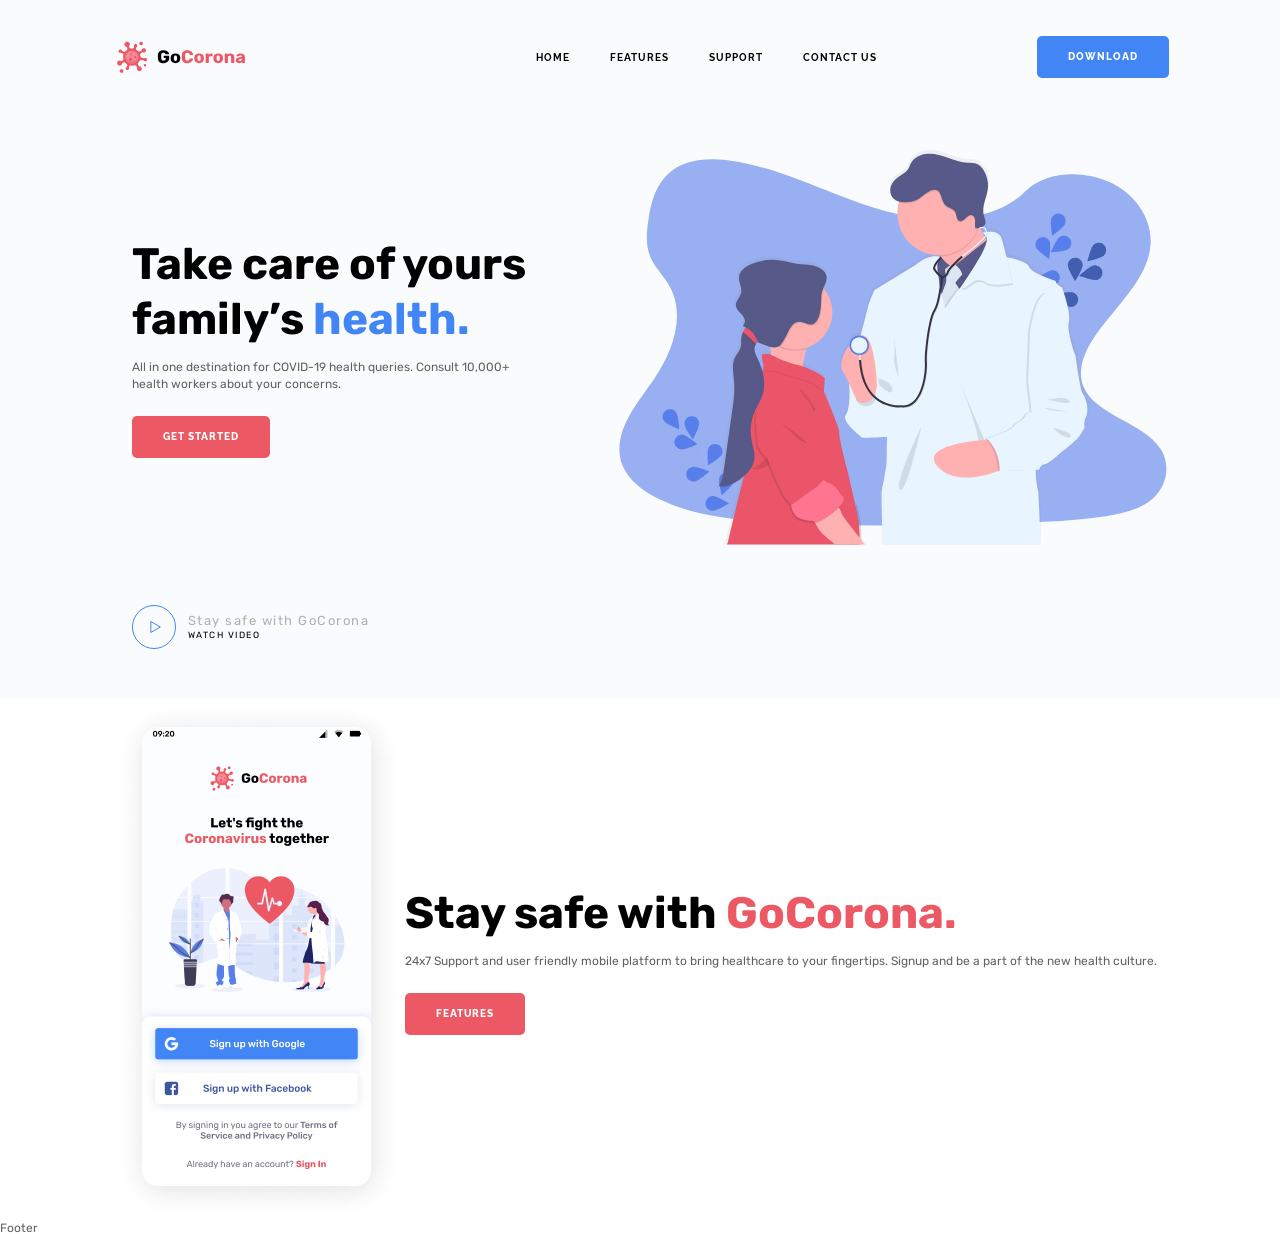
<file: Index.html>
<!DOCTYPE html>
<html lang="en">
<head>
  <meta charset="UTF-8">
  <meta name="viewport" content="width=device-width, initial-scale=1.0">
  <link href="https://fonts.googleapis.com/css?family=Rubik:regular,700&display=swap" rel="stylesheet" />
  <link href="https://fonts.googleapis.com/css?family=Raleway:700,800&display=swap" rel="stylesheet" />
  <link rel="stylesheet" href="css/style.css">
  <title>Document</title>
</head>
<body>
    <div class="wrapper">
        <header id="open" class="header">
            <div id="close" class="header__container">
                <a href="" class="header__logo">
                  <img src="img/Logo.svg" alt="logo">
                </a>
                <div class="header__menu menu">
                  <nav class="menu__body">
                      <ul class="menu__list">
                          <li class="menu__item"><a href="" class="menu_link">HOME</a></li>
                          <li class="menu__item"><a href="" class="menu_link">FEATURES</a></li>
                          <li class="menu__item"><a href="" class="menu_link">SUPPORT</a></li>
                          <li class="menu__item"><a href="" class="menu_link">CONTACT US</a></li>
                      </ul>
                  </nav>
                </div>              
                <div class="header__button">
                  <a href="" class="button button_blue">DOWNLOAD</a>
                  <a href="#open" class="icon-menu"><span></span></a>
                  <a href="#close" class="close-icon-menu"></a>
                </div>
            </div>
        </header>
        <main class="main">
          <section class="get-started">
                <div class="get-started__container">
                    <div class="get-started__content">
                      <div class="get-started__block-text block-text">
                        <h1 class="block-text__title block-text__title_blue">
                          Take care of yours family’s <span>health.</span>
                        </h1>
                        <div class="block-text__text">All in one destination for COVID-19 health queries.  Consult 10,000+ health workers about your concerns.</div>
                        <a href="" class="block-text__button button">GET STARTED</a>
                      </div>
                </div>
                <div class="get-started__image">
                  <img src="img/get-started/doctor.svg" alt="Doctor img">
                </div>
                <div class="get_started__video">
                    <a href="" class="video-get-started">
                      <div class="video-get-started__icon">
                          <img src="img/Ellipse 1.svg" alt="video img">
                      </div>
                      <div class="video-get-started__body">
                        <div class="video-get-started__title">Stay safe with GoCorona</div>
                        <div class="video-get-started__text">Watch Video</div>
                      </div>
                    </a>
                </div>
              </div>
          </section>
          <section class="sign-up">
              <div class="sign-up__container">
                  <div class="sign-up__image">
                    <img src="img/sign-up/Daily UI 1.png" alt="picture with info">
                  </div>
                  <div class="sign-up__content">
                    <div class="sign-up__block-text block-text">
                      <h2 class="sign-up__title block-text__title block-text__title_red">Stay safe with <span>GoCorona.</span>
                      </h2>
                      <div class="sign-up__text block-text__text">24x7 Support and user friendly mobile platform to bring healthcare to your fingertips. Signup and be a part of the new health culture.</div>
                      <a href="" class="sign-up__button button">Features</a>
                    </div>
                  </div?>
              </div>
          </section>
        </main>
        <footer class="footer">
          Footer
        </footer>
    </div>
</body>
</html>
</file>
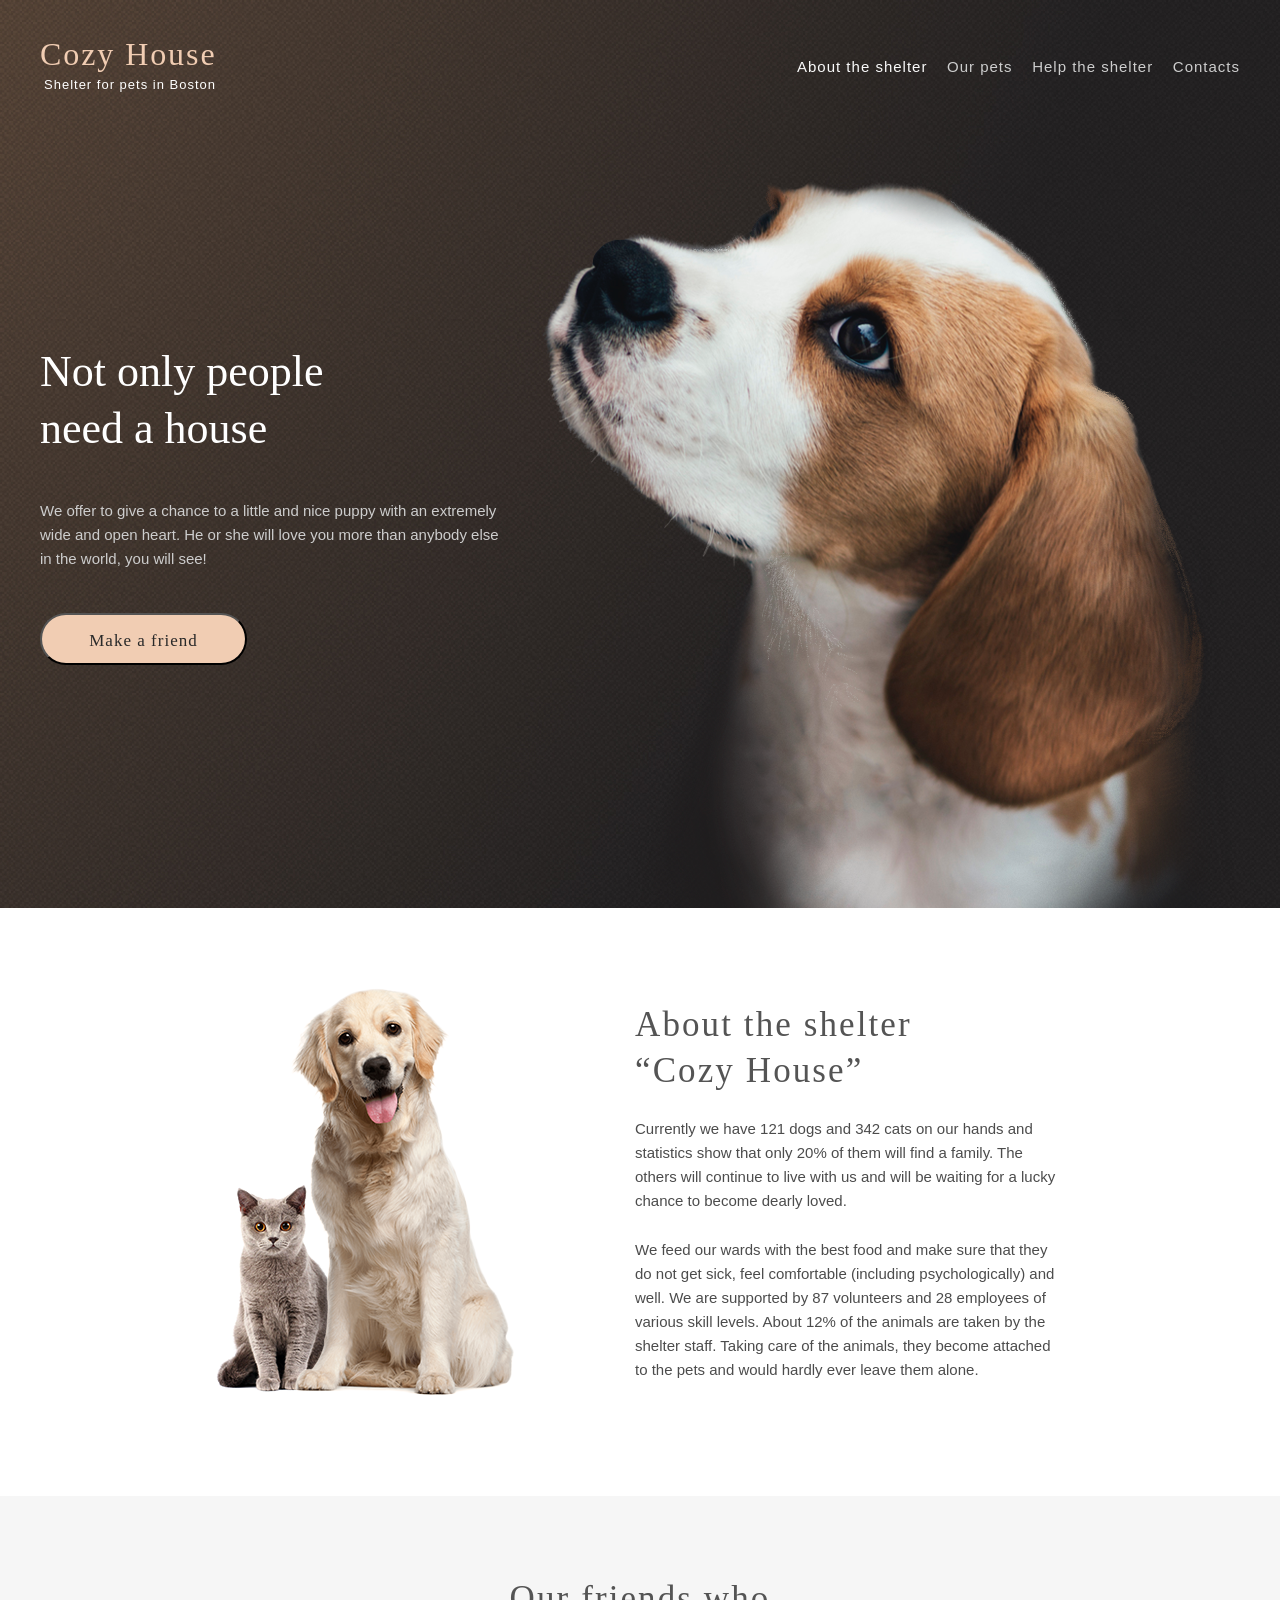
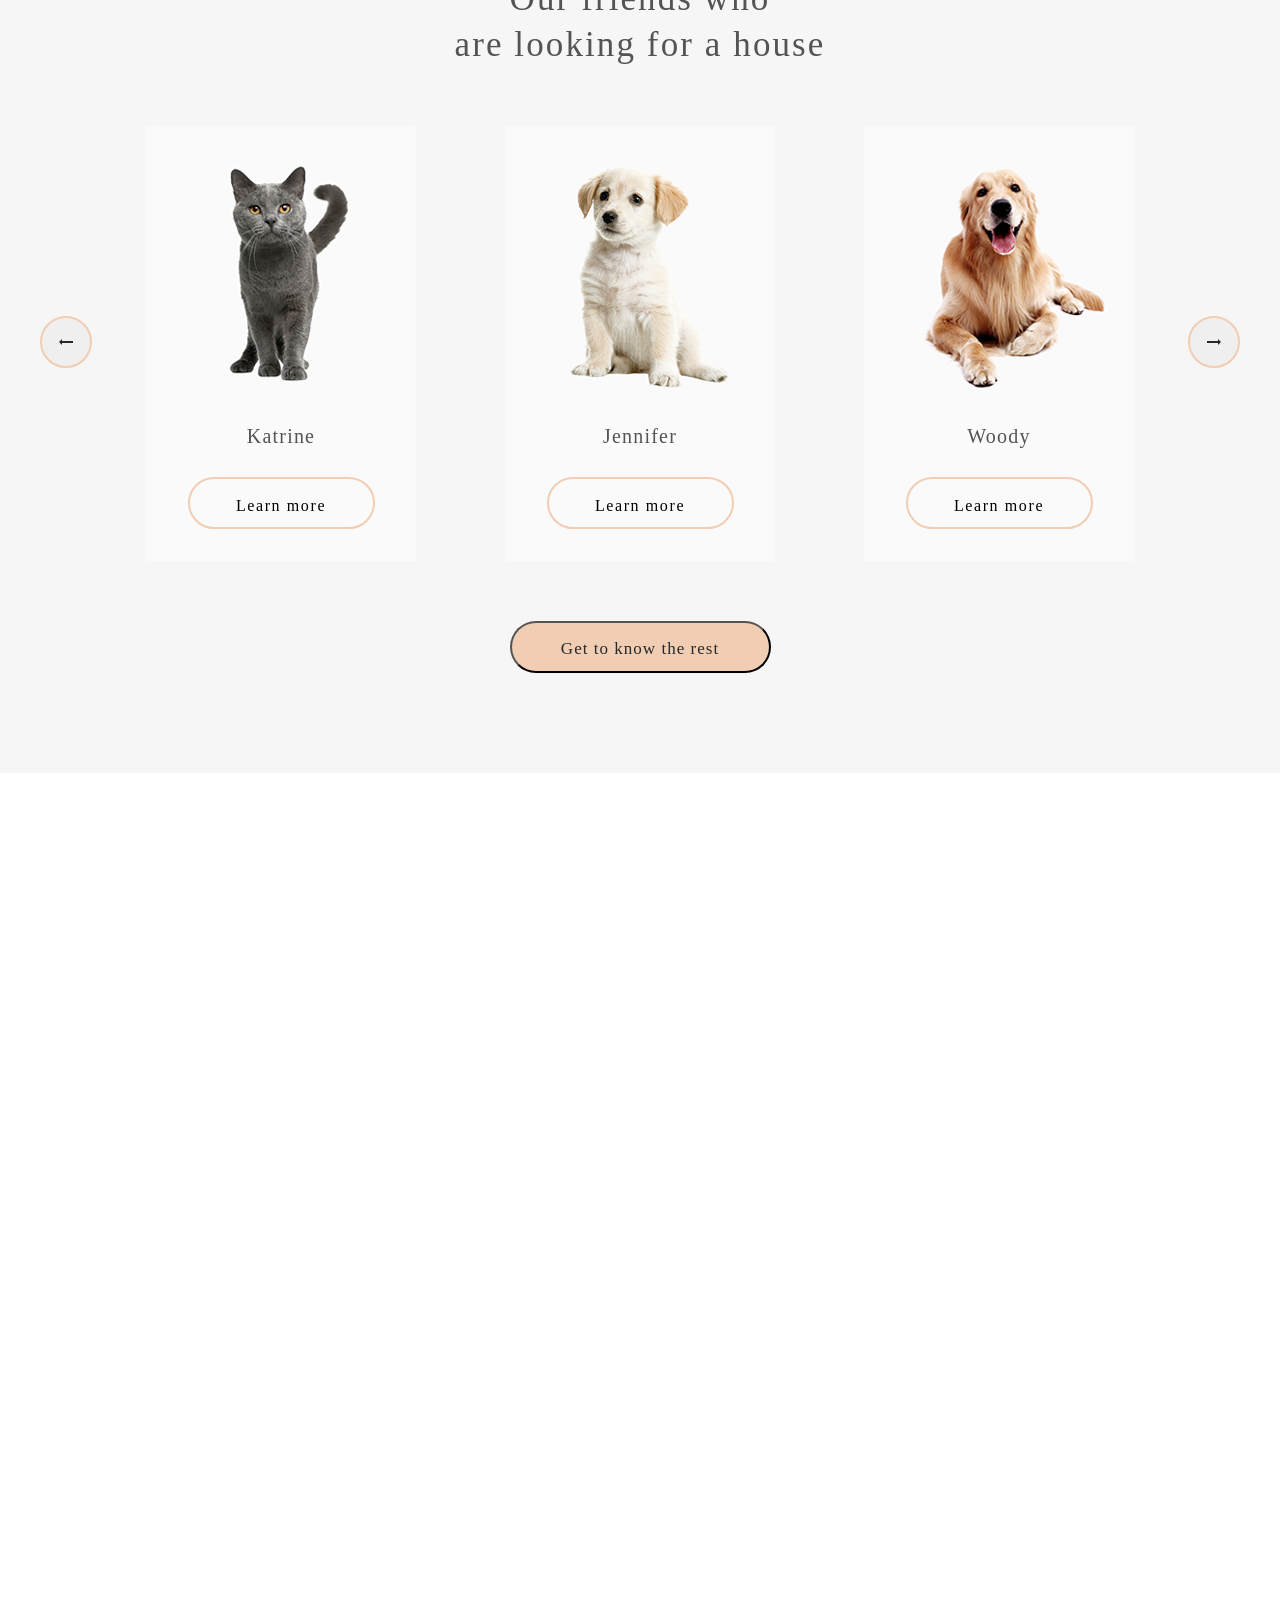
<file: Shelter/index.html>
<!DOCTYPE html>
<html lang="en">
<head>
  <meta charset="UTF-8">
  <meta name="viewport" content="width=device-width, initial-scale=1.0">
  <link rel="stylesheet" href="styles.css">
  <title>Document</title>
</head>
<body>
  <main>
    <section class="sectionHeader">
      <header class="header">
        <div class="logo">
          <p class="title">Cozy House</p>
          <p class="subtitle">Shelter for pets in Boston</p>
        </div>
        <div class="nav">
          <nav class="navHeader1">About the shelter</nav>
          <nav class="navHeader2">Our pets</nav>
          <nav class="navHeader3">Help the shelter</nav>
          <nav class="navHeader4">Contacts</nav>
        </div>
      </header>
      <section class="startScreen">
        <div class="contentStartScreen h2p">
          <h2 class="h2Heading">Not only people need a house</h2>
          <p class="pHeading"> We offer to give a chance to a little and nice puppy with an extremely wide and open heart. He or she will love you more than anybody else in the world, you will see!</p>
          <button class="buttonStartScreen" type="button" name="popup-button">Make a friend</button>
        </div>
        <img class="dogImg" src="assest/img/start-screen-puppy.png" alt="dogPfoto">
      </section>
    </section>
    <section class="aboutPets">
        <div class="about_section">
            <img class="about_pets" src="assest/img/about-pets.png" alt="imgDog">
            <article class="contentPets">
              <h2 class="headingContentPets">About the shelter “Cozy House”</h2>
              <p class="subheadingPets1">
                Currently we have 121 dogs and 342 cats on our hands and statistics show that only 20% of them will find a family. The others will continue to live with us and will be waiting for a lucky chance to become dearly loved.
              </p>
              <p class="subheadingPets2">
                We feed our wards with the best food and make sure that they do not get sick, feel comfortable (including psychologically) and well. We are supported by 87 volunteers and 28 employees of various skill levels. About 12% of the animals are taken by the shelter staff. Taking care of the animals, they become attached to the pets and would hardly ever leave them alone.
              </p>
            </article>
        </div>
    </section>
    <section class="pets">
        <div class="petsContent">
          <h3 class="h3HeadingPets">
            <p>Our friends who</p>
            <p>are looking for a house</p>
          </h3>
            <div class="sliderPets">
              <div>
                <button class="buttonPrimaryleft" type="button2" name="popup-button2">
                </button>
              </div> 
                  <div class="conteinerPetsKatrine">
                    <img class="petsKatrine" src="assest/img/pets-katrine.png" alt="imgCat">
                    <p class="catNameKatrine"> Katrine </p>
                    <button class="buttonSecondary1" type="buttonSecondary1" name="buttonSecondary1">Learn more</button>
                  </div>
                  <div class="conteinerPetsJennifer">
                    <img class="petsJennifer" src="assest/img/pets-jennifer.png" alt="imgDotJennifer">
                    <p class="dogNameJennifer"> Jennifer </p>
                    <button class="buttonSecondary2" type="buttonSecondary2" name="buttonSecondary2">Learn more</button>
                  </div>
                  <div class="conteinerPetsWoody">
                    <img class="petsWoody" src="assest/img/pets-woody.png" alt="imgDotWoody">
                    <p class="dogNameWoody"> Woody </p>
                    <button class="buttonSecondary3" type="buttonSecondary3" name="buttonSecondary3">Learn more</button>
                  </div>
                <div>
                  <button class="buttonPrimaryRight" type="button2" name="popup-button2">
                  </button>
                </div>
              </div>
            <button class="buttonPrimary" type="button1" name="popup-button1">Get to know the rest</button>
        </div>
    </section>
  </main>
</body>
</html>
</file>
<file: css/style.css>
*,
*::before,
*::after {
  padding: 0;
  margin: 0;
  border: 0;
  box-sizing: border-box;
}

a {
  text-decoration: none;
}

ul, ul li {
	list-style: none;
}

img {
  vertical-align: top;
}

h1,
h2,
h3,
h4,
h5,
h6 {
  font-size: inherit;
  font-weight: inherit;
}
html,
body {
  height: 100%;
  line-height: 1;
}
body {
  font-family: Rubik;
  font-size: 12px;
  color: #616161;
}
/* --------------------- */


.wrapper {
  overflow: hidden;
  display: flex;
  flex-direction: column;
  min-height: 100%;
}
/* ----------------------*/


.main {
  flex: 1 1 auto;
}

[class*="__container"] {
    max-width: 1087px;
    margin: 0px auto;
    padding: 0px 15px;
}
/* PC */
@media (max-width: 1087px) {
  [class*="__container"] {
    max-width: 970px;
  }
}

/* TABLET */
@media (max-width: 991.98px) {
  [class*="__container"] {
    max-width: 750px;
  }
}

/* MOBILE */
@media (max-width: 767.98px) {
  [class*="__container"] {
    max-width: none;
  }
}

/* MOBILE SMALL*/
@media (max-width: 479.98px) {

}

.header {
    position: absolute;
    width: 100%;
    top: 0;
    left: 0;
    z-index: 50;
}
.header__container {
    display: flex;
    min-height: 114px;
    align-items: center;

}
.header__logo {
    position: relative;
    z-index: 5;
}
.header__menu {
  flex: 1 1 auto;

}
.header__button {
  flex: 0 0 252px;
  display: flex;
  justify-content: flex-end;
  align-items: center;
}

.menu {
  display: flex;
  justify-content: flex-end;
}
.menu__list {
  display: flex;
}
.menu__item {
  margin: 0px 40px 0px 0px;
}

.menu_link {
  font-family: Raleway;
  text-transform: uppercase;
  font-weight: 700;
  font-size: 10px;
  line-height: 1.2;
  letter-spacing: 1px;
  color: #000;
}

@media (max-width: 991.98px){
  .header__container {
    min-height: 80px;
  } 
  .header__button {
    flex: 0 0 170px;
  }
  .menu__item {
    margin: 0px 30px 0px 0px;
  }
}

@media (max-width: 767.98px) {
  .menu__body {
      position: fixed;
      top: 0;
      left: -100%;
      width: 100%;
      height: 100%;
      overflow: auto;
      background-color: #FAFBFD;
      padding: 90px 15px 30px 15px;
      transition: left 0.3s ease 0s;
  }
  .header:target .menu__body {
      left: 0;
  }

  .menu__list {
    flex-direction: column;
    justify-content: center;
    align-items: center;
  }

  .menu__item:last-child{
    margin-bottom:  0;
  }

  .menu__item{
      margin: 0px 0px 25px 0px;
  }

  .menu_link {
    color: #000000;
    font-size: 20px;
  }
}

.menu_link:hover {
  text-decoration: underline;
  background-color: #4285f4;
}

@media (max-width: 479.98px) {
  .header__logo {
    flex: 0 0 40px;
    overflow: hidden;
  }
}

.button {
  display: inline-block;
  font-family: Raleway;
  text-transform: uppercase;
  font-weight: 800;
  font-size: 10px;
  line-height: 1.2;
  letter-spacing: 1px;
  color: #fcfdfe;
  border-radius: 5px;
  padding: 15px 31px;
  background-color: #ec5863;
  transition: background-color 0.3s ease 0s;
}

.button:hover {
  background-color: #ed303d;
}

.button_blue:hover {
  background-color: #71a3f4;
}

.button_blue {
  background-color: #4285f4;
  z-index: 10;
}

/*------------------------------ */
.close-icon-menu,
.icon-menu {
  display: none;
  }
  @media (max-width: 767.98px) {
    .close-icon-menu,
    .icon-menu {
  display: flex;
  position: relative;
  flex: 0 0 30px;
  height: 18px;
  flex-direction: column;
  justify-content: space-between;
  margin: 0px 0px 0px 20px;
}
.icon-menu::before,
.icon-menu::after {
  content: "";
  background-color: #000;
  height: 2px;
}

.icon-menu span {
  height: 2px;
  background-color: #000;
  }

  .close-icon-menu {
    display: none;
  }

.close-icon-menu::before,
.close-icon-menu::after {
    content: "";
    background-color: #000;
    height: 2px;
    transform-origin: 0 0;
}

.close-icon-menu::before {
  transform: rotate(35deg);
}

.close-icon-menu::after {
  transform: rotate(-35deg);
    }

    .header:target .icon-menu{
      display: none;
    }
    .header:target .close-icon-menu {
      display: flex;
    }
}


/* -------------------------------------------------- */
.block-text{

}

.block-text__title {
  font-family: rubik;
  font-weight: 700;
  font-size: 44px;
  line-height: 126%;
  color: #000;
}

.block-text__title span{
  color: #EC5863;
}

.block-text__title:not(:last-child) {
  margin: 0px 0px 12px 0px;
}

.block-text__title_blue span{
  color: #4285F4;
}

.block-text__text {
  line-height: 138%;
}

.block-text__text:not(:last-child) {
  margin: 0px 0px 24px 0px;
}

.block-text__button {

}

/* -------------------------------------------------- */
.get-started {
  background-color: #fafbfd;
  padding: 150px 0px 50px 0px;
}

.get-started__container {
  display: flex;
  align-items: center;
  flex-wrap: wrap;
}

.get-started__content {
  flex: 0 1 48%;
  padding: 0px 0px 0px 20px;
}

.get-started__block-text {
  max-width: 410px;
}

.get-started__image {
  flex: 0 1 52%;
}

.get-started__image img{
    max-width: 100%;
}

.get_started__video {
  flex: 1 1 100%;
  padding: 60px 0px 0px 20px;
}

.video-get-started {
  display: inline-flex;
  align-items: center;
}

.video-get-started__icon{
  flex: 0 0 44px;
}

.video-get-started__body {
  margin: 0px 0px 0px 12px;
}

.video-get-started__title {
font-weight: 400;
font-size: 13px;
line-height: 126%;
letter-spacing: 1.5px;
color: #b0b0b0;
}

.video-get-started__title:not(:last-child) {
  padding: 0px 5px 0px 0px;
}

.video-get-started__text {
font-weight: 400;
font-size: 9px;
line-height: 126%;
letter-spacing: 0.17em;
text-transform: uppercase;
color: #000;
}
/* ======================================================================== */

.sign-up__container {
  display: flex;
  align-items: center;
  flex-wrap: wrap;
}
</file>
<file: Shelter/styles.css>
*,
*::before,
*::after {
  box-sizing: border-box;
}

/* Убираем внутренние отступы */
ul[class],
ol[class] {
  padding: 0;
}

/* Убираем внешние отступы */
body,
h1,
h2,
h3,
h4,
p,
ul[class],
ol[class],
li,
figure,
figcaption,
blockquote,
dl,
dd {
  margin: 0;
}

/* Выставляем основные настройки по-умолчанию для body */
body {
  min-height: 100vh;
  scroll-behavior: smooth;
  text-rendering: optimizeSpeed;
  line-height: 1.5;
}

/* Удаляем стандартную стилизацию для всех ul и il, у которых есть атрибут class*/
ul[class],
ol[class] {
  list-style: none;
}

/* Элементы a, у которых нет класса, сбрасываем до дефолтных стилей */
a:not([class]) {
  text-decoration-skip-ink: auto;
}

/* Упрощаем работу с изображениями */
img {
  max-width: 100%;
  display: block;
}

/* Указываем понятную периодичность в потоке данных у article*/
article > * + * {
  margin-top: 1em;
}

/* Наследуем шрифты для инпутов и кнопок */
input,
button,
textarea,
select {
  font: inherit;
}

/* Удаляем все анимации и переходы для людей, которые предпочитай их не использовать */
@media (prefers-reduced-motion: reduce) {
  * {
    animation-duration: 0.01ms !important;
    animation-iteration-count: 1 !important;
    transition-duration: 0.01ms !important;
    scroll-behavior: auto !important;
  }
}

main {
  width: 1280px;
  height: 3796px;
  margin-left: auto;
  margin-right: auto;
}

.sectionHeader {
  display: flex;
  flex-direction: column;
  justify-content: space-between;
  width: 1280px;
  height: 908px;
  background: url(assest/img/start-screen-gradient-background.jpg);
  background-repeat: no-repeat;
  margin-left: auto;
  margin-right: auto;
  padding: 0.1px 0;
}
.header {
  display: flex;
  justify-content: space-between;
  align-items: center;
  margin: 30px 40px;
  letter-spacing: 1px;
  /* line-height: 35px; */
  padding: 0.1px 0;
}

.logo {
  display: flex;
  flex-direction: column;
  width: 184px;
  height: 60px;
}

.nav {
  display: flex;
  width: 443px;
  height: 27px;
  justify-content: space-between;
  font-family: arial;
  font-size: 15px;
  color: rgba(205, 205, 205, 1);
  line-height: 160%;
  margin-top: 16px;
}

.navHeader1 {
  color: rgba(250, 250, 250, 1);
}

.title {
  font-family: var(--font-family);
  font-size: 32px;
  color: rgba(241, 205, 179, 1);
  height: 35px;
  width: 184px;
  letter-spacing: 0.06em;
  font-weight: 400;
}

.subtitle {
  display: flex;
  font-family: arial;
  font-size: 13px;
  color: rgba(255, 255, 255, 1);
  width: 179px;
  height: 15px;
  font-weight: 400;
  margin-top: 10px;
  margin-left: 4px;
}

.startScreen {
  display: flex;
  justify-content: space-between;
  width: 1200px;
  height: 728px;
  margin-left: 40px;
  margin-right: 40px;
}

.dogImg {
  width: 698px;
  height: 728px;
}

.contentStartScreen {
  width: 460px;
  height: 322px;
  margin-top: 163px;
}

.h2Heading {
  width: 310px;
  height: 114px;
  font-family: georgia;
  font-weight: 400;
  font-size: 44px;
  line-height: 130%;
  color: rgba(255, 255, 255, 1);
}

.pHeading {
  width: 460px;
  height: 72px;
  font-family: arial;
  font-weight: 400;
  font-size: 15px;
  line-height: 160%;
  color: rgba(205, 205, 205, 1);
  margin-top: 42px;
}

.buttonStartScreen {
  color: rgba(41, 41, 41, 1);
  font-weight: 400;
  font-size: 17px;
  line-height: 130%;
  letter-spacing: 0.06em;
}
.buttonStartScreen {
  border-radius: 100px;
  padding: 15px 45px;
  width: 207px;
  height: 52px;
  background-color: rgba(241, 205, 179, 1);
  margin-top: 42px;
}

.aboutPets {
  display: flex;
  width: 1280px;
  height: 588px;
  background: rgba(255, 255, 255, 1);
}

.about_section {
  display: flex;
  width: 1200px;
  height: 408px;
  margin: 80px 40px 100px 40px;
  justify-content: space-between;
}

.about_pets {
  width: 300px;
  height: 408px;
  margin-left: 175px;
}

.contentPets {
  display: flex;
  flex-direction: column;
  width: 430px;
  height: 380px;
  margin-right: 175px;
  margin-top: 14px;
}

.headingContentPets {
  font-family: georgia;
  font-weight: 400;
  font-size: 35px;
  line-height: 130%;
  letter-spacing: 0.06em;
  color: rgba(84, 84, 84, 1);
  width: 370px;
  height: 90px;
}

.subheadingPets1 {
  font-family: arial;
  font-weight: 400;
  font-size: 15px;
  line-height: 160%;
  color: rgba(76, 76, 76, 1);
  width: 430px;
  height: 96px;
  margin: 25px 0;
}

.subheadingPets2 {
  width: 430px;
  height: 144px;
  font-family: arial;
  font-weight: 400;
  font-size: 15px;
  line-height: 160%;
  color: rgba(76, 76, 76, 1);
  margin-top: 0;
}

.pets {
  display: flex;
  width: 1280px;
  height: 877px;
  background-color: rgba(246, 246, 246, 1);
}

.petsContent {
  display: flex;
  flex-direction: column;
  align-items: center;
  justify-content: space-between;
  width: 1200px;
  height: 697px;
  margin: 80px 40px 0px 40px;
}

.h3HeadingPets {
  width: 400px;
  height: 90px;
  font-family: georgia;
  font-weight: 400;
  font-size: 35px;
  line-height: 130%;
  letter-spacing: 0.06em;
  text-align: center;
  color: rgba(84, 84, 84, 1);
  margin-bottom: 60px;
}

.sliderPets {
  width: 1200px;
  height: 435px;
  margin: 0 36px;
  }

.buttonPrimary {
  display: flex;
  align-items: center;
  justify-content: flex-start;
  flex-direction: column;
  gap: 10px;
  width: 261px;
  height: 52px;
  margin-top: 60px;
  border-radius: 100px;
  padding: 15px 42px;
  background-color: rgba(241, 205, 179, 1);
  color: rgba(41, 41, 41, 1);
  font-family: georgia;
  font-weight: 400;
  font-size: 17px;
  line-height: 130%;
  letter-spacing: 0.06em;
}

.sliderPets {
  display: flex;
  justify-content: space-between;
  align-items: center;
  width: 1200px;
  height: 435px;
}

.conteinerPetsKatrine {
  display: flex;
  flex-direction: column;
  align-items: center;
  width: 270px;
  height: 435px;
  background-color: rgba(250, 250, 250, 1);
}

.conteinerPetsJennifer {
  width: 270px;
  height: 435px;
  display: flex;
  flex-direction: column;
  align-items: center;
  background-color: rgba(250, 250, 250, 1);
  margin: 0 35px;
}

.conteinerPetsWoody {
  width: 270px;
  height: 435px;
  display: flex;
  flex-direction: column;
  align-items: center;
  background-color: rgba(250, 250, 250, 1);
}

.buttonPrimaryleft {
  width: 52px;
  height: 52px;
  border-radius: 100px;
  border: 2px solid #F1CDB3;
  background-image: url(assest/img/Arrow.png);
  background-repeat: no-repeat;
  background-position: center;
}

.buttonPrimaryRight {
  width: 52px;
  height: 52px;
  border-radius: 100px;
  border-color: #F1CDB3;
  border: 2px solid #F1CDB3;
  background-image: url(assest/img/Arrow\ \(1\).png);
  background-repeat: no-repeat;
  background-position: center;
}

.petsKatrine {
  width: 270px;
  height: 270px;
  margin-bottom: 25px;
}

.petsJennifer {
  width: 270px;
  height: 270px;
  margin-bottom: 25px;
}

.petsWoody {
  width: 270px;
  height: 270px;
  margin-bottom: 25px;
}

.catNameKatrine {
  font-family: georgia;
  font-weight: 400;
  font-size: 20px;
  letter-spacing: 0.06em;
  text-align: center;
  color: rgba(84, 84, 84, 1);
  margin-bottom: 26px;
}

.dogNameJennifer {
  font-family: georgia;
  font-weight: 400;
  font-size: 20px;
  letter-spacing: 0.06em;
  text-align: center;
  color: rgba(84, 84, 84, 1);
  margin-bottom: 26px;
}

.dogNameWoody {
  font-family: georgia;
  font-weight: 400;
  font-size: 20px;
  letter-spacing: 0.06em;
  text-align: center;
  color: rgba(84, 84, 84, 1);
  margin-bottom: 26px;
}

.buttonSecondary1,
.buttonSecondary2,
.buttonSecondary3 {
  width: 187px;
  height: 52px;
  border-radius: 100px;
  padding: 15px 41px;
  border: 2px solid rgba(241, 205, 179, 1);
  font-family: georgia;
  background-color: rgba(250, 250, 250, 1);
  letter-spacing: 0.10em;
}
</file>
